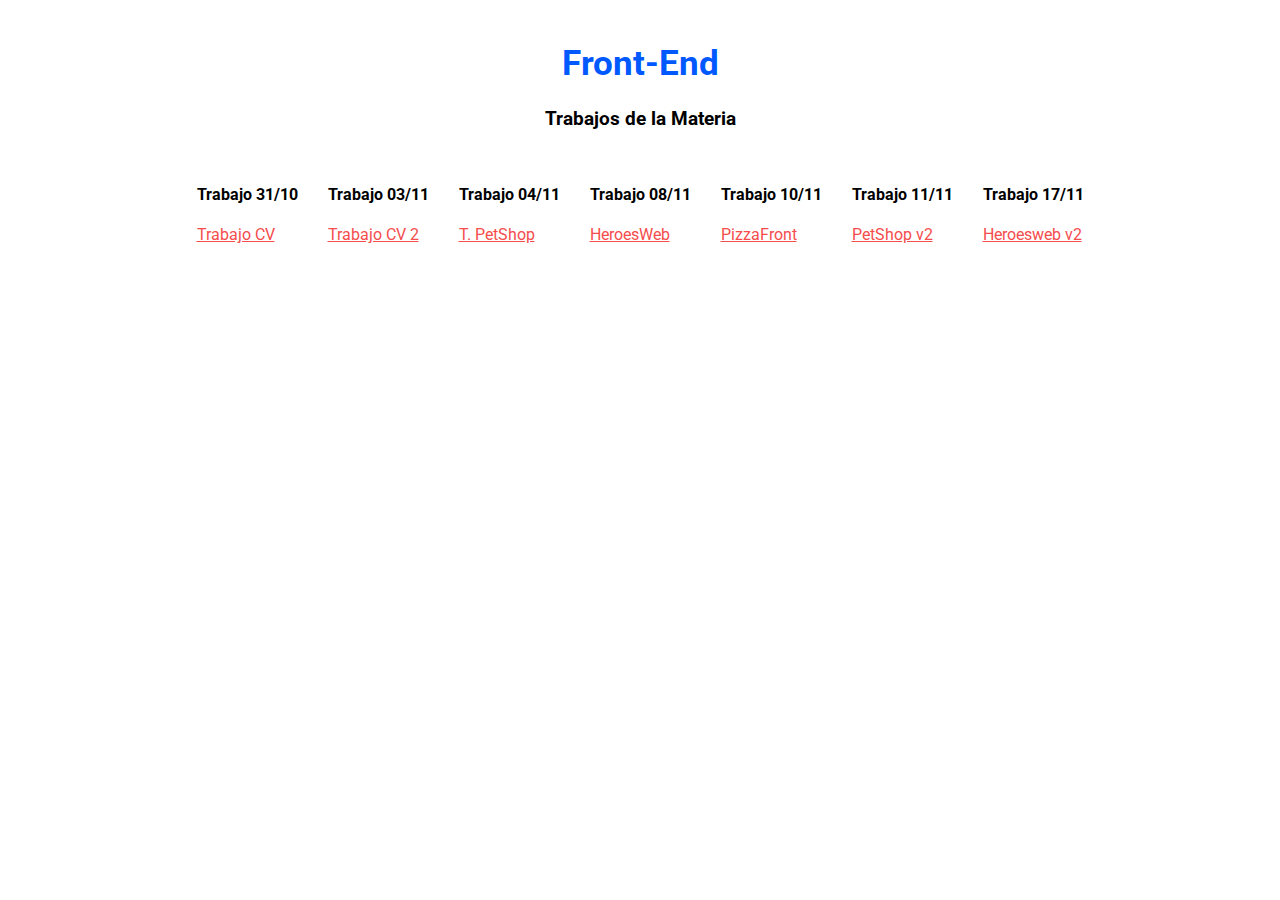
<file: index.html>
<!DOCTYPE html>
<html lang="en">
<head>
    <meta charset="UTF-8">
    <meta http-equiv="X-UA-Compatible" content="IE=edge">
    <meta name="viewport" content="width=device-width, initial-scale=1.0">
    <title>Materia Front-End</title>
    <link rel="stylesheet" href="stylemain.css">
    <style>
        body {
            font-family: 'Roboto', sans-serif;
            padding: 10px;
            margin: 10px;
        }
       .titulo {
        color: rgb(0, 89, 255);
        text-align: center;
       }
       .titulo > h1 {
        font-family: roboto;
        font-size: 35px;
       }
       .contenido {
        padding-left: 50px;
        padding-right: 50px;
       }
       .contenido-flex {
        display: flex;
        align-items: center;
        justify-content: center;
        align-content: center;
        flex-wrap: wrap;
       }
       .contenido > h3 {
        text-align: center;
       }
       .links {
        color: rgb(245, 76, 76);
       }
       .bloques {
        padding: 15px;
       }
       .indisabled {
  color: currentColor;
  cursor: not-allowed;
  opacity: 0.5;
  text-decoration: none;
}
    </style>
</head>
<body>
    <section class="titulo">
        <h1>Front-End</h1>
    </section>
    <section class="contenido">
        <h3>Trabajos de la Materia</h3>
        <div class="contenido-flex">
            <div class="bloques">
                <h4>Trabajo 31/10</h4>
                <a class="links" href="https://mo-desto.github.io/Clases-Front-End-DH/trabajocv/index.html">Trabajo CV</a>
            </div>
            <div class="bloques">
                <h4>Trabajo 03/11</h4>
                <a class="links" href="https://mo-desto.github.io/Clases-Front-End-DH/trabajopersonalcv/index.html">Trabajo CV 2</a>
            </div>
            <div class="bloques">
                <h4>Trabajo 04/11</h4>
                <a class="links" href="https://mo-desto.github.io/Clases-Front-End-DH/petshop/index.html">T. PetShop</a>
            </div>
            <div class="bloques">
                <h4>Trabajo 08/11</h4>
                <a class="links" href="https://mo-desto.github.io/Clases-Front-End-DH/heroesweb/index.html">HeroesWeb</a>
            </div>
            <div class="bloques">
                <h4>Trabajo 10/11</h4>
                <a class="links" href="https://mo-desto.github.io/Clases-Front-End-DH/pizzafront/index.html">PizzaFront</a>
            </div>
            <div class="bloques">
                <h4>Trabajo 11/11</h4>
                <a class="links" href="https://mo-desto.github.io/Clases-Front-End-DH/petshopv2/index.html">PetShop v2</a>
            </div>
            <div class="bloques">
                <h4>Trabajo 17/11</h4>
                <a class="links" href="https://mo-desto.github.io/Clases-Front-End-DH/heroeswebv2/index.html">Heroesweb v2</a>
            </div>
        </div>
        
    </section>
</body>
</html>
</file>
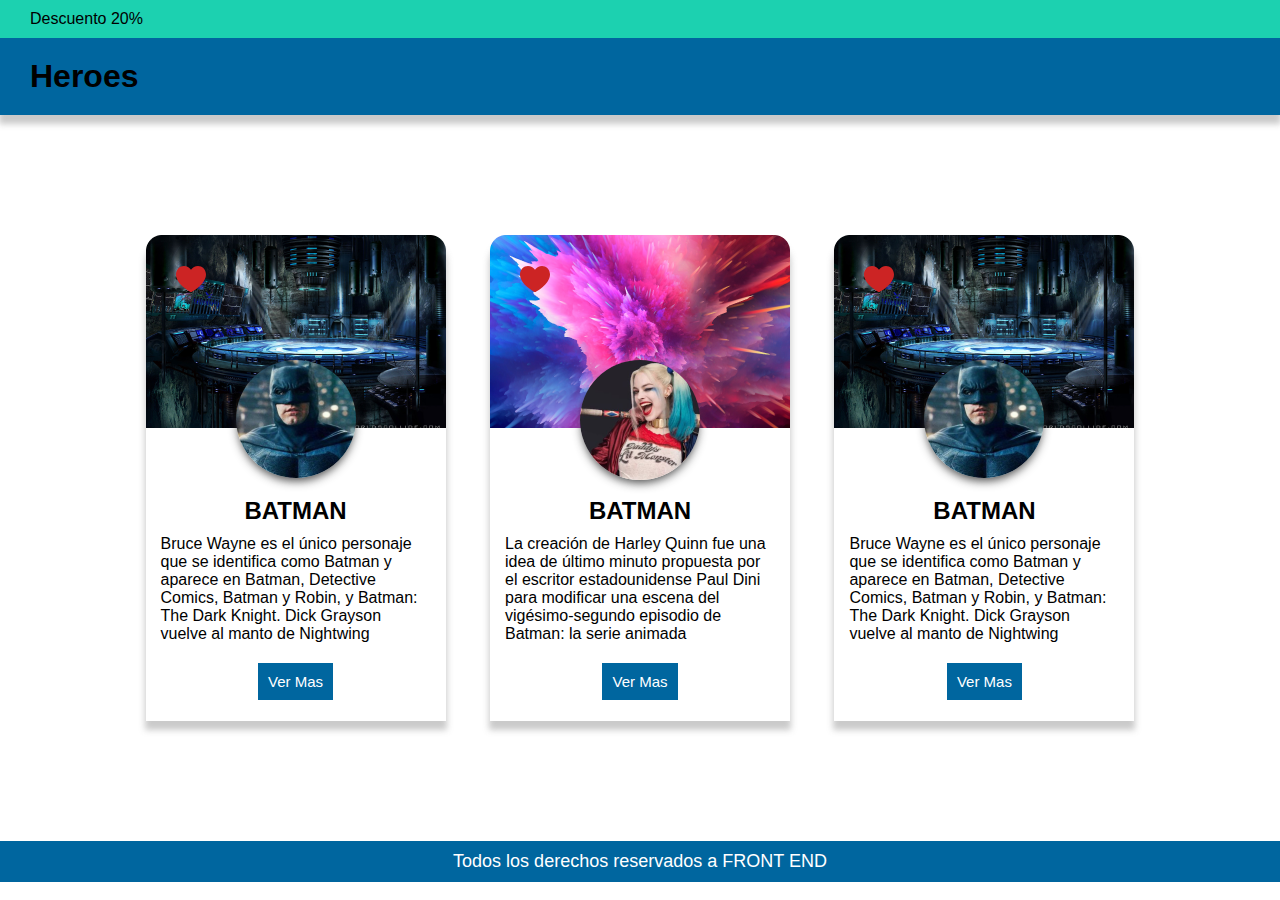
<file: heroesweb/index.html>
<!DOCTYPE html>
<html lang="es">
<head>
    <meta charset="UTF-8">
    <meta http-equiv="X-UA-Compatible" content="IE=edge">
    <meta name="viewport" content="width=device-width, initial-scale=1.0">
    <title>Heroes Web</title>
    <link rel="stylesheet" href="css/style.css">
</head>
<body>
    <div class="aviso">
        <p>Descuento 20%</p>
    </div>
    <header>
        <h1>Heroes</h1>
    </header>
    <section class="main">
            <article>
                <div class="portada">
                    <img src="img/portada1.png" alt="portada">
                </div>
                <div class="corazon-flotante">
                    <img src="img/corazon.svg" alt="corazon">
                </div>
                <div class="img-flotante">
                    <img src="img/perfil-batman.png" alt="perfil">
                </div>
                <div class="content">
                    <h2>BATMAN</h2>
                    <P>
                        Bruce Wayne es el único personaje que se identifica como
                         Batman y aparece en Batman, Detective Comics, Batman y 
                         Robin, y Batman: The Dark Knight. Dick Grayson vuelve al 
                         manto de Nightwing


                    </P>
                    <div class="link">
                        <a href="#">Ver Mas</a>
                    </div>
                </div>
            </article>

            <article>
                <div class="portada">
                    <img src="img/portada2.png" alt="portada">
                </div>
                <div class="corazon-flotante">
                    <img src="img/corazon.svg" alt="corazon">
                </div>
                <div class="img-flotante">
                    <img src="img/perfil-kim.png" alt="perfil">
                </div>
                <div class="content">
                    <h2>BATMAN</h2>
                    <P>
                        La creación de Harley Quinn fue una idea de último minuto propuesta 
                        por el escritor estadounidense Paul Dini para modificar una escena 
                        del vigésimo-segundo episodio de Batman: la serie animada
                    </P>
                    <div class="link">
                        <a href="#">Ver Mas</a>
                    </div>
                </div>
            </article>

            <article>
                <div class="portada">
                    <img src="img/portada1.png" alt="portada">
                </div>
                <div class="corazon-flotante">
                    <img src="img/corazon.svg" alt="corazon">
                </div>
                <div class="img-flotante">
                    <img src="img/perfil-batman.png" alt="perfil">
                </div>
                <div class="content">
                    <h2>BATMAN</h2>
                    <P>
                        Bruce Wayne es el único personaje que se identifica como
                         Batman y aparece en Batman, Detective Comics, Batman y 
                         Robin, y Batman: The Dark Knight. Dick Grayson vuelve al 
                         manto de Nightwing


                    </P>
                    <div class="link">
                        <a href="#">Ver Mas</a>
                    </div>
                </div>
            </article>
    </section>
    <footer>
        <p>Todos los derechos reservados a FRONT END</p>
    </footer>
</body>
</html>
</file>
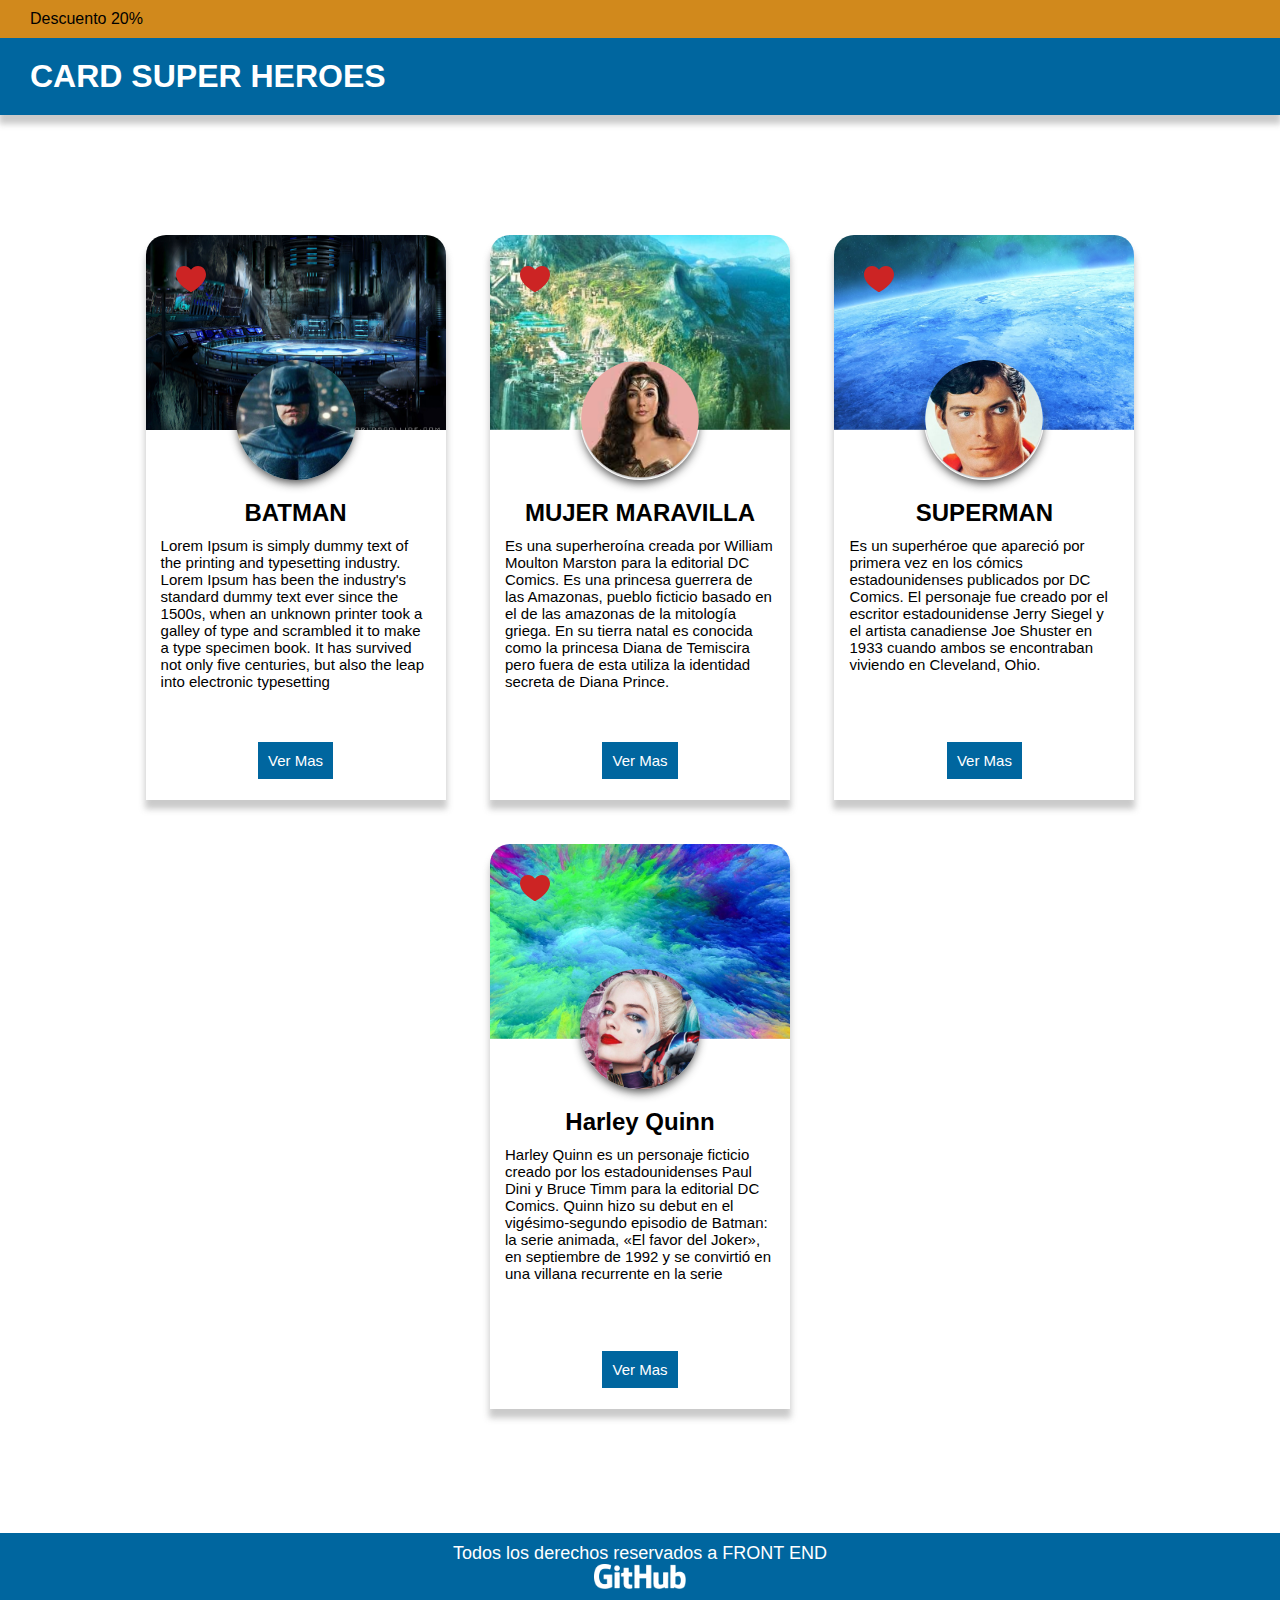
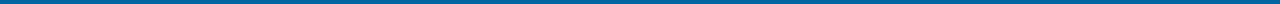
<file: heroeswebv2/index.html>
<!DOCTYPE html>
<html lang="es">
<head>
    <meta charset="UTF-8">
    <meta http-equiv="X-UA-Compatible" content="IE=edge">
    <meta name="viewport" content="width=device-width, initial-scale=1.0">
    <title>Heroes Web</title>
    <link rel="stylesheet" href="css/style.css">
</head>
<body>
    <div class="aviso">
        <p>Descuento 20%</p>
    </div>
    <header>
        <h1>CARD SUPER HEROES</h1>
    </header>
    <section class="main">
            <article>
                <div class="portada">
                    <img src="img/portada1.png" alt="portada">
                </div>
                <div class="corazon-flotante">
                    <img src="img/corazon.svg" alt="corazon">
                </div>
                <div class="img-flotante">
                    <img src="img/perfil-batman.png" alt="perfil">
                </div>
                <div class="content">
                    <h2>BATMAN</h2>
                    <P>
                        Lorem Ipsum is simply dummy text of the printing and typesetting industry. 
                        Lorem Ipsum has been the industry's standard dummy text ever since the 1500s,
                         when an unknown printer took a galley of type and scrambled it to make a type
                          specimen book. It has survived not only five centuries, but also the leap into electronic typesetting
                    </P>
                    <div class="link">
                        <a href="#">Ver Mas</a>
                    </div>
                </div>
            </article>

            <article>
                <div class="portada">
                    <img src="img/portadamarav.png" alt="portada">
                </div>
                <div class="corazon-flotante">
                    <img src="img/corazon.svg" alt="corazon">
                </div>
                <div class="img-flotante">
                    <img src="img/perfil-m.png" alt="perfil">
                </div>
                <div class="content">
                    <h2>MUJER MARAVILLA</h2>
                    <P>
                        Es una superheroína creada por William Moulton Marston para 
                        la editorial DC Comics. Es una princesa guerrera de las Amazonas, 
                        pueblo ficticio basado en el de las amazonas de la mitología griega. 
                        En su tierra natal es conocida como la princesa Diana de Temiscira pero 
                        fuera de esta utiliza la identidad secreta de Diana Prince. 
                    </P>
                    <div class="link">
                        <a href="#">Ver Mas</a>
                    </div>
                </div>
            </article>

            <article>
                <div class="portada">
                    <img src="img/portadasuper.png" alt="portada">
                </div>
                <div class="corazon-flotante">
                    <img src="img/corazon.svg" alt="corazon">
                </div>
                <div class="img-flotante">
                    <img src="img/perfil-s.png" alt="perfil">
                </div>
                <div class="content">
                    <h2>SUPERMAN</h2>
                    <P>
                        Es un superhéroe que apareció por primera vez en los cómics estadounidenses publicados por DC Comics. 
                        El personaje fue creado por el escritor estadounidense Jerry Siegel y el artista canadiense Joe Shuster 
                        en 1933 cuando ambos se encontraban viviendo en Cleveland, Ohio. 
                    </P>
                    <div class="link">
                        <a href="#">Ver Mas</a>
                    </div>
                </div>
            </article>

            <article>
                <div class="portada">
                    <img src="img/portada2-2.png" alt="portada">
                </div>
                <div class="corazon-flotante">
                    <img src="img/corazon.svg" alt="corazon">
                </div>
                <div class="img-flotante">
                    <img src="img/kim2.png" alt="perfil">
                </div>
                <div class="content">
                    <h2>Harley Quinn</h2>
                    <P>
                        Harley Quinn es un personaje ficticio creado por los 
                        estadounidenses Paul Dini y Bruce Timm para la editorial 
                        DC Comics. Quinn hizo su debut en el vigésimo-segundo episodio de 
                        Batman: la serie animada, «El favor del Joker», en septiembre de 1992 
                        y se convirtió en una villana recurrente en la serie
                    </P>
                    <div class="link">
                        <a href="#">Ver Mas</a>
                    </div>
                </div>
            </article>
    </section>
    <footer>
        <p>Todos los derechos reservados a FRONT END</p>
        <img src="img/github.png" alt="">
    </footer>
</body>
</html>
</file>
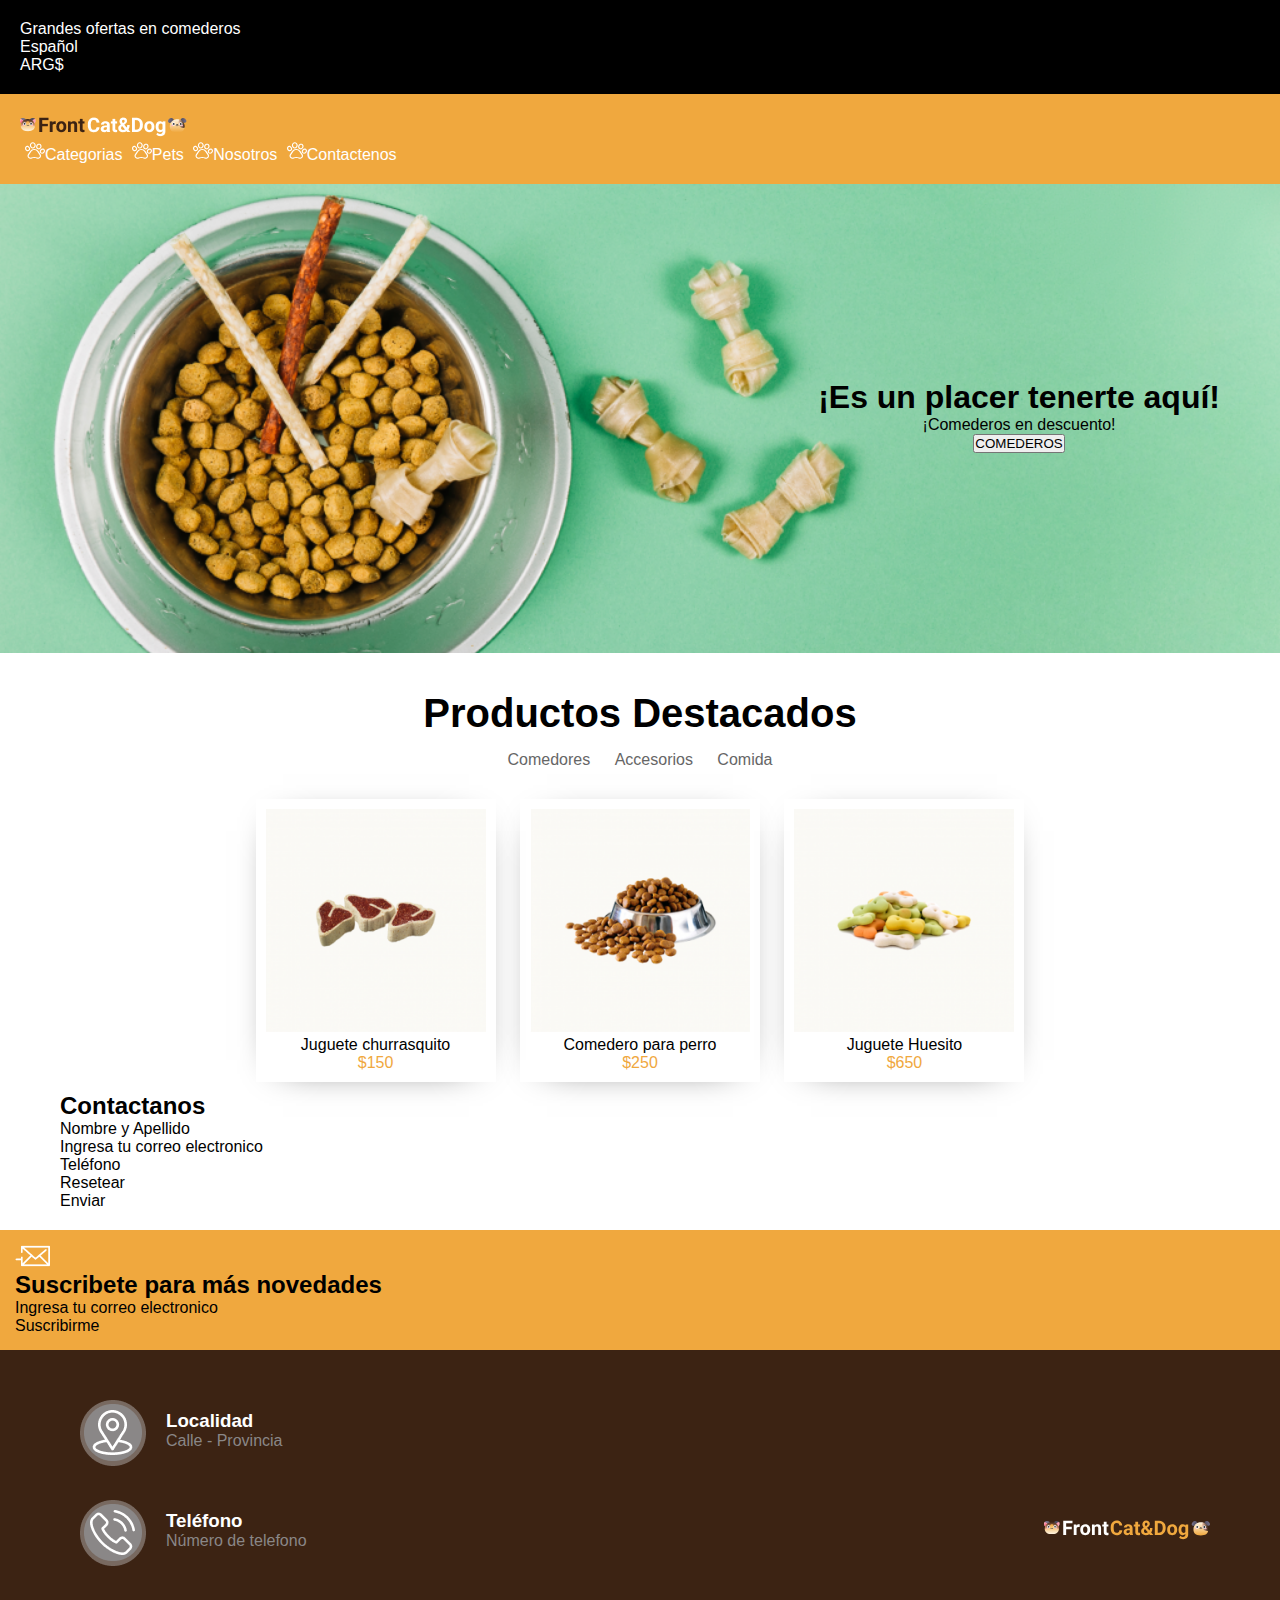
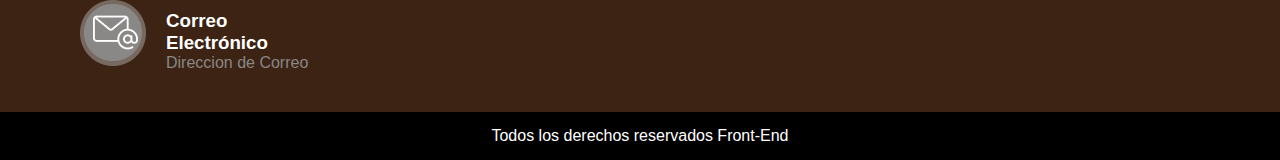
<file: petshop/index.html>
<!DOCTYPE html>
<html lang="es">
<head>
    <meta charset="UTF-8">
    <meta http-equiv="X-UA-Compatible" content="IE=edge">
    <meta name="viewport" content="width=device-width, initial-scale=1.0">
    <title>Petshop</title>
    <link rel="stylesheet" href="css/style.css">
</head>
<body>
    <section class="ofertas">
        <p>Grandes ofertas en comederos</p>
        <p>Español</p>
        <p>ARG$ </p>
    </section>
    <header class="header">
      <div>
        <img src="img/logo.png" alt="">
      </div>
      <nav>
        <ul>
            <li><img src="img/pawprintsvg.svg" alt=""><a href="">Categorias</a></li>
            <li><img src="img/pawprintsvg.svg" alt=""><a href="">Pets</a></li>
            <li><img src="img/pawprintsvg.svg" alt=""><a href="">Nosotros</a></li>
            <li><img src="img/pawprintsvg.svg" alt=""><a href="">Contactenos</a></li>
        </ul>
      </nav>
    </header>
    <section class="content-primero">
        <div class="descripcion">
            <h1>¡Es un placer tenerte aquí! </h1>
            <p>¡Comederos en descuento!</p>
            <button>COMEDEROS</button>
        </div>
    </section>
    <section class="content">
        <div class="eddd">
            <img src="img/pawprint.png" alt="mini logo">
        <h1>Productos Destacados</h1>
        <ol>
            <li><a href="">Comedores</a></li>
            <li><a href="">Accesorios</a></li>
            <li><a href="">Comida</a></li>
        </ol>
        </div>
        
        <div class="articulos">
            <article>
                <img src="img/churrasquito.png" alt="Churrasquito">
                <p>Juguete churrasquito</p>
                <p class="precio">$150</p>
            </article>
            <article>
                <img src="img/comedero.png" alt="Comedero">
                <p>Comedero para perro</p>
                <p class="precio">$250</p>
            </article>
            <article>
                <img src="img/Huesito.png" alt="Huesito">
                <p>Juguete Huesito</p>
                <p class="precio">$650</p>
            </article>
        </div>

        <div>
            <h2>Contactanos</h2>
            <p>Nombre y Apellido</p>
            <p>Ingresa tu correo electronico</p>
            <p>Teléfono</p>
                <p>Resetear</p>
                <p>	Enviar</p>
        </div>
    </section>
    <section class="suscribete">
        <img src="img/envio.png" alt="Envio">
        <h2>Suscribete para más novedades</h2>
        <p>Ingresa tu correo electronico</p>
        <p>Suscribirme</p>
    </section>
    <section class="footer-primero">
        <div class="infote">
            <div class="infotes">
                <img src="img/locacion.png" alt="localidad">
            </div>
            <div class="infot-left">
                <h3>Localidad</h3>
            <p>Calle - Provincia</p>
            </div>
        </div>
        <div class="infote">
            <div class="infotes">
                <img src="img/phone.png" alt="Telefono">
            </div>
            <div class="infot-left">
                <h3>Teléfono</h3>
            <p>Número de telefono</p>
            </div>
        </div>
        <div class="infote">
            <div class="infotes">
                <img src="img/correo.png" alt="Correo">
            </div>
            <div class="infot-left">
                <h3>Correo Electrónico</h3>
                <p>Direccion de Correo</p>
            </div>
        </div>
       <div class="logito">
        <img src="img/logo.svg" alt="">
       </div>
    </section>
    <footer>
        <p>Todos los derechos reservados Front-End</p>
    </footer>
</body>
</html>
</file>
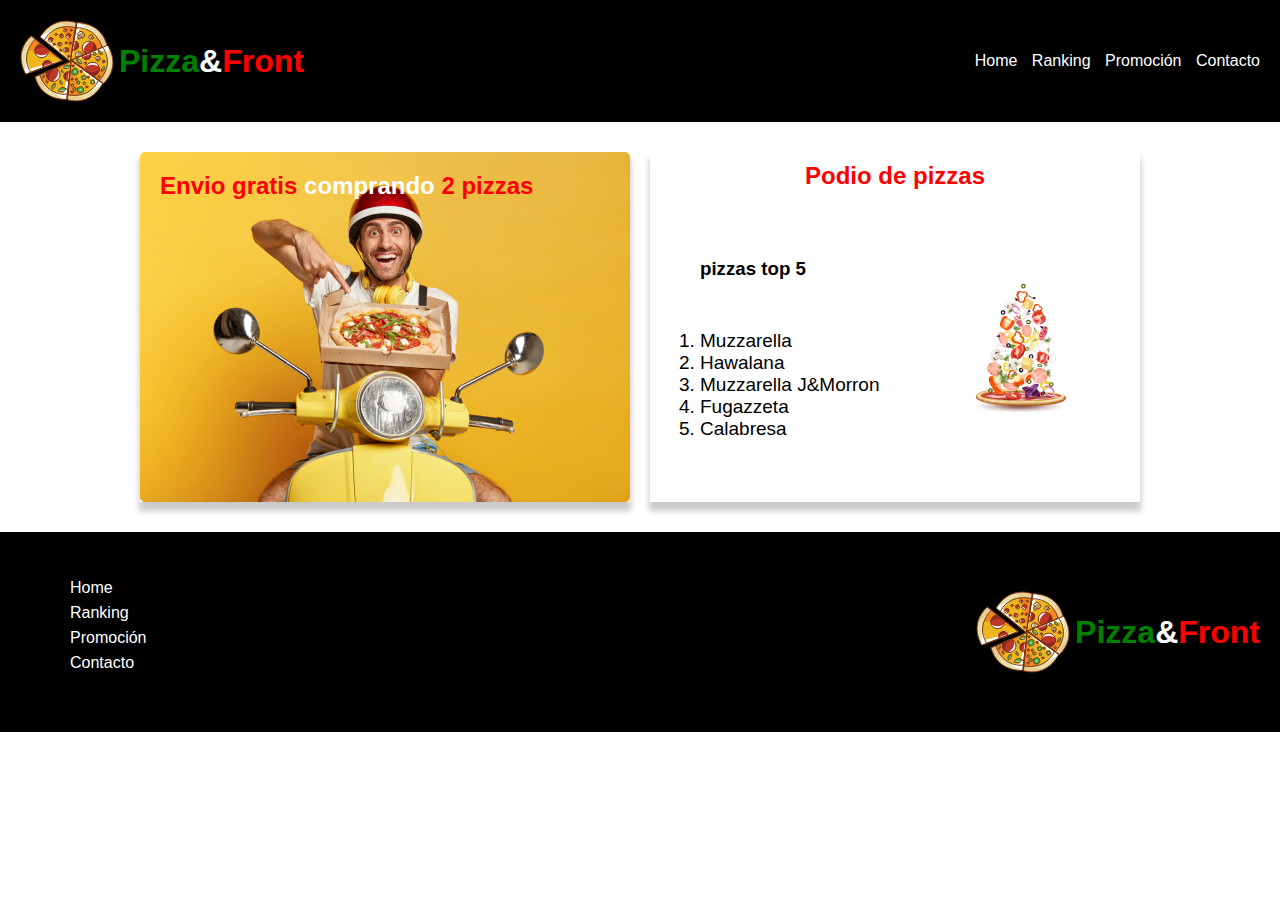
<file: pizzafront/index.html>
<!DOCTYPE html>
<html lang="es">
<head>
    <meta charset="UTF-8">
    <meta http-equiv="X-UA-Compatible" content="IE=edge">
    <meta name="viewport" content="width=device-width, initial-scale=1.0">
    <title>Pizza&Front</title>
    <link rel="stylesheet" href="css/style.css">
</head>
<body>
    <header>
        <div class="content-logo">
            <img src="img/pizzalogo.svg" alt="logo">
            <h1><span class="pizza">Pizza</span>&<span class="front">Front</span></h1>
        </div>
        <div class="content-nav">
           <nav>
            <ul>
                <li><a href="">Home</a></li>
                <li><a href="">Ranking</a></li>
                <li><a href="">Promoción</a></li>
                <li><a href="">Contacto</a></li>
            </ul>
           </nav>
        </div>
    </header>

    <section class="main">
        <div class="content-left">
            <h2 class="h2-flotante"><span class="front">Envio gratis</span> comprando <span class="front">2 pizzas</span></h2>
        </div>
        <div class="content-right">
            <div class="right-s">
                <h2>Podio de pizzas</h2>
            <h3>pizzas top 5</h3>
            </div>
            <div class="right-d">
                <ol>
                    <li>Muzzarella</li>
                    <li>Hawalana</li>
                    <li>Muzzarella J&Morron</li>
                    <li>Fugazzeta</li>
                    <li>Calabresa</li>
                </ol>
            </div>
            <img src="img/pizza2.png" alt="">
        </div>
    </section>


    <footer>
        <div class="content-nav-footer">
                <nav>
                 <ul>
                     <li><a href="">Home</a></li>
                     <li><a href="">Ranking</a></li>
                     <li><a href="">Promoción</a></li>
                     <li><a href="">Contacto</a></li>
                 </ul>
                </nav>
        </div>
           <div class="content-logo">
            <img src="img/pizzalogo.svg" alt="logo">
            <h1><span class="pizza">Pizza</span>&<span class="front">Front</span></h1>
           </div>
    </footer>
</body>
</html>
</file>
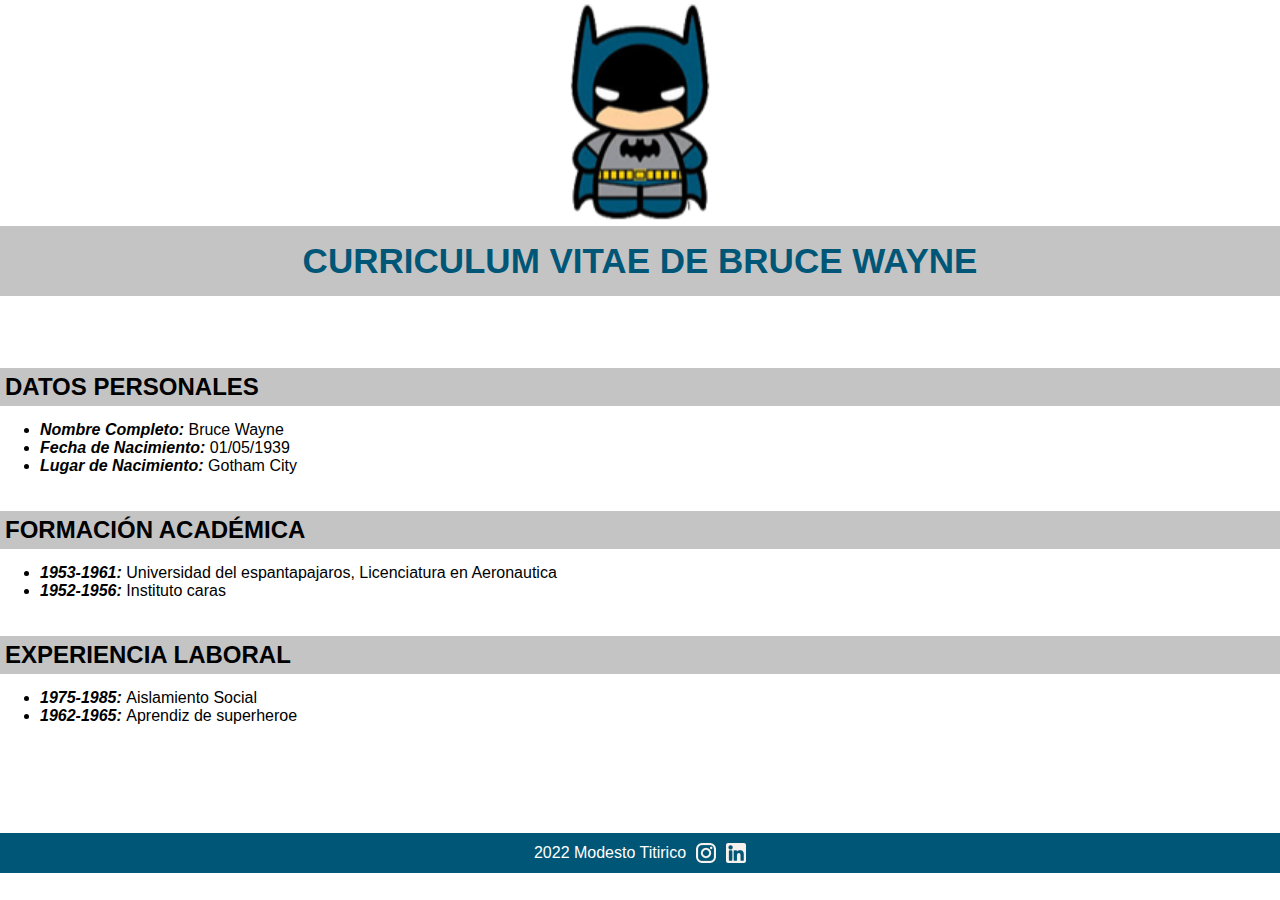
<file: trabajocv/index.html>
<!DOCTYPE html>
<html lang="es">
<head>
    <meta charset="UTF-8">
    <meta http-equiv="X-UA-Compatible" content="IE=edge">
    <meta name="viewport" content="width=device-width, initial-scale=1.0">
    <title>CV 31/10</title>
    <link rel="stylesheet" href="css/style.css">
</head>
<body>
    <header class="header">
        <img src="img/batman.png" width="150" alt="logo-batman">
    </header>
    <section class="section-cv">
        <h1>Curriculum Vitae De Bruce Wayne</h1>
    </section>
    <br>
    <br>
    <br>
    <br>
    <section class="data">
        <header class="section-h2">
            <h2>Datos Personales</h2>
        </header>
        <ul>
            <li class="sin-lista">Nombre Completo: <span>Bruce Wayne</span ></li>
            <li class="sin-lista">Fecha de Nacimiento: <span>01/05/1939</span></li>
            <li class="sin-lista">Lugar de Nacimiento: <span>Gotham City</span  ></li>
        </ul>
    </section>

    <br>
    <br>
    <section class="data">
        <header class="section-h2">
            <h2>FORMACIÓN ACADÉMICA</h2>
        </header>
        <ul>
            <li class="sin-lista">1953-1961: <span>Universidad del espantapajaros, Licenciatura en Aeronautica</span ></li>
            <li class="sin-lista">1952-1956: <span>Instituto caras</span></li>
        </ul>
    </section>

    <br>
    <br>
    <section class="data">
        <header class="section-h2">
            <h2>EXPERIENCIA LABORAL</h2>
        </header>
        <ul>
            <li class="sin-lista">1975-1985: <span>Aislamiento Social</span ></li>
            <li class="sin-lista">1962-1965: <span>Aprendiz de superheroe</span></li>
        </ul>
    </section>
    <br>
    <br>
    <br>
    <br>
    <br>
    <br>
    <section class="footer">
        <p>2022 Modesto Titirico</p>
        <img src="img/ico_instagram.png" alt="ico_instagram">
        <img src="img/ico_linkedin.png" alt="ico_linkedin">
    </section>
    
</body>
</html>
</file>
<file: stylemain.css>
@import url('https://fonts.googleapis.com/css2?family=Roboto:wght@100&display=swap');


* {
    font-family: 'Roboto', sans-serif;
}
</file>
<file: heroesweb/css/style.css>
* {
    font-family: 'Roboto', sans-serif;
    margin: 0;
    box-sizing: border-box;
}
/*headers */
.aviso {
    padding: 10px;
    padding-left: 30px;
    padding-right: 30px;
    background-color: #1CD1B0;
}
header {
    background-color: #00669F;
    color: black;
    padding: 20px;
    padding-left: 30px;
    padding-right: 30px;
    box-shadow: 0px 8px 6px 1px #7070705e;
}


/*contenido main y articulos*/
.main {
    text-align: center;
    padding-top: 100px;
    padding-bottom: 100px;
}
article {
    box-shadow: 0px 8px 6px 1px #7070705e;
    position: relative;
    display: inline-block;
    background: white;
    width: 300px;
    height:auto;
    border-radius: 20px 20px 0px 0px;
    margin: 20px;
}

.corazon-flotante {
    position: absolute;
    top: 30px;
    left: 30px;
}
.img-flotante {
    top: 125px;
    left: 90px;
    position: absolute;

}
.img-flotante img {
    border-radius: 50%;
    box-shadow: 0px 5px 10px -2px #383838e3;
}
.content {
    margin-top: 40px;
   padding: 15px;
}
.content h2{
    padding: 10px;
    text-align: center;
}
.content p {
    text-align: left;
}
.link {
    margin-top: 15px;
    text-align: center;
    padding: 15px;
}
 .link a {
    width: 140px;
    height: 40px;
    color: white;
    text-decoration: none;
    padding: 10px;
    font-size: 15px;
    background-color: #00669F;
}






/*footer*/
footer {
    box-sizing: border-box;
    position: relative;
    color: white;
    text-align: center;
    padding: 10px;
    background-color: #00669F;
    font-size: 18px;
}
</file>
<file: heroeswebv2/css/style.css>
* {
    font-family: 'Roboto', sans-serif;
    margin: 0;
    box-sizing: border-box;
}
/*headers */
.aviso {
    padding: 10px;
    padding-left: 30px;
    padding-right: 30px;
    background-color: #D1891C;
}
header {
    background-color: #00669F;
    color: rgb(255, 255, 255);
    padding: 20px;
    padding-left: 30px;
    padding-right: 30px;
    box-shadow: 0px 8px 6px 1px #7070705e;
}


/*contenido main y articulos*/
.main {
    text-align: center;
    padding-top: 100px;
    padding-bottom: 100px;
}
article {
    box-shadow: 0px 8px 6px 1px #7070705e;
    position: relative;
    display: inline-block;
    background: white;
    width: 300px;
    height:auto;
    border-radius: 20px 20px 0px 0px;
    margin: 20px;
    overflow: hidden;
}

.portada img {
    width: 300px;
    height: 195px;
}

.corazon-flotante {
    position: absolute;
    top: 30px;
    left: 30px;
}
.img-flotante {
    top: 125px;
    left: 90px;
    position: absolute;

}
.img-flotante img {
    width: 120px;
    height: 120px;
    border-radius: 50%;
    box-shadow: 0px 5px 10px -2px #383838e3;
}
.content {
    margin-top: 40px;
   padding: 15px;
}
.content h2{
    padding: 10px;
    text-align: center;
}
.content p {
    height: 185px;
    text-align: left;
    font-size: 15px;
}
.link {
    margin-top: 15px;
    text-align: center;
    padding: 15px;
}
 .link a {
    width: 140px;
    height: 40px;
    color: white;
    text-decoration: none;
    padding: 10px;
    font-size: 15px;
    background-color: #00669F;
}






/*footer*/
footer {
    box-sizing: border-box;
    position: relative;
    color: white;
    text-align: center;
    padding: 10px;
    background-color: #00669F;
    font-size: 18px;
}
footer img {
    display: inline-block;
    height: 25px;;
    right: 0;
}
</file>
<file: petshop/css/style.css>
* {
    margin: 0;
    font-family: 'Roboto', sans-serif;
    transition: all 0.4s;
    padding: 0;
}
.ofertas {
    padding: 20px;
    color: #ffffff;
    background-color: #000000;
}
.header {
    padding: 20px;
    background-color:#F0A83E;
    
}
nav ul li {
    list-style: none;
    display: inline-block;
    margin-left: 5px;

}
nav ul li img {
    width: 20px;
    color: white;
}

nav ul li a {
    text-decoration: none;
    color: white;

}
.content-primero {
    position: relative;
    padding-top: 30px;
    padding-bottom: 30px;
    padding-left: 60px;
    padding-right: 60px;
    background-image: url("../img/slider.png");
    background-size: cover;
    background-repeat: no-repeat;
    height: 409px;
    text-align: center;
}
.descripcion {
    float: right;
    bottom: 0px;
    padding-top: 165px;
    padding-bottom: 165px;
}

.content {
    padding-top: 20px;
    padding-bottom: 20px;
    padding-left: 60px;
    padding-right: 60px;

}
.eddd {
    text-align: center;
}
.eddd h1 {
    font-size: 40px;
}
.content > .eddd ol {

    padding-top: 15px;
}
.content > .eddd ol li {
    display: inline;
    list-style: none;
    margin-left: 10px;
    margin-right: 10px;
}
.content > .eddd ol li a {
    color: #666666;
    text-decoration: none;
}
.articulos {
    padding-top: 20px;
    text-align: center;
}
article {
    display: inline-block;
    width: 220px;
    padding: 10px;
    margin: 10px;
    box-shadow: 0px 5px 38px -27px;
}
article > img {
    width: 220px;
}
article > .precio {
    color: #F0A83E;
}

.suscribete {
    background-color: #F0A83E;
    padding: 15px;
}




.footer-primero {
    position: relative;
    width: -webkit-fill-available;
    padding-left: 70px;
    padding-right: 70px;
    padding-top: 20px;
    padding-bottom: 20px;
    background-color: #3C2313;
    color: white;
}
.infote {
    width: 250px;
    padding-top: 20px;
    padding-bottom: 20px;
}
.infotes {
    padding: 10px;
}
.infotes img{
    float: left;
    padding-right: 20px;
}
.infot-left p {
    color: #8A8787;
}
.logito {
    float: right;
    /* top: 0; */
    position: absolute;
    right: 0;
    top: 147px;
    padding-top: 20px;
    padding-bottom: 20px;
    padding-right: 70px;
}


footer{ 
    text-align: center;
    background-color: black;
    color: white;
    padding: 15px;
}
</file>
<file: pizzafront/css/style.css>
* {
    font-family: 'Roboto', sans-serif;
    margin: 0;
 }

 header {
    display: flex;
    flex-wrap: wrap;
    background-color: black;
    align-items: center;
    justify-content:space-between;
    padding: 20px;
 }
 .content-logo {
    display: flex;
    align-items: center;
    color: white;
 }
 .content-logo h1 {
   margin-left: 5px;
   color: white;
 }
 .pizza {
   color: green;
 }
 .front {
   color: red;
 }
 .amarillo {
   color: yellow;
 }
 .content-nav {
   background-color: transparent;
 }
 .content-nav nav ul li {
   list-style: none;
   display: inline-block;
 }
 .content-nav nav ul li a {
   color: white;
   text-decoration: none;
   margin-left: 10px;
 }


 .main {
   display: flex;
   align-items: center;
   justify-content: center;
   flex-wrap: wrap;
   padding: 20px;
 }
 .content-left {
   background-image: url("../img/delivery.png");
   background-repeat: no-repeat;
   background-size: cover;
   position: relative;
    box-sizing: content-box;
    margin: 10px;
    width: 490px;
    height: 350px;
    box-shadow: 0px 8px 6px 1px #7070705e;
 }
 .content-right{
   position: relative;
    box-sizing: content-box;
    margin: 10px;
    width: 490px;
    height: 350px;;
    box-shadow: 0px 8px 6px 1px #7070705e;
 }
 .h2-flotante {
   position: absolute;
   top: 20px;
   left: 20px;
   color: white;
 }
 .content-right h2 {
   text-align: center;
    color: red;
    margin-bottom: 68px;
 }
 .content-right h3 {
   padding-left: 40px;
   margin-bottom: 30px;
 }
 .content-right ol {
   font-size: 19px
 }

 .content-right img {
   position: absolute;
   bottom: 89px;
   right: 74px;
 }

 .right-s {
   padding: 10px;

 }
 .right-d {
   padding: 10px;
 }

 .content-nav-footer {
   color: black;
   margin-bottom: 20px;
 }

 .content-nav-footer {
   background-color: transparent;
 }
 .content-nav-footer nav ul li {
   list-style: none;
   margin-top: 7px;
 }
 .content-nav-footer nav ul li a {
   color: rgb(255, 255, 255);
   text-decoration: none;
   margin-left: 10px;
 }
 footer {
   padding-left: 20px;
   padding-right: 20px;
   padding-top: 40px;
   padding-bottom: 40px;
   background-color: black;
   display: flex;
   flex-wrap: wrap;
   justify-content: space-between;
 }
</file>
<file: trabajocv/css/style.css>
* {
    font-family: 'Roboto', sans-serif;
    margin: 0;
}
body{
    margin: 0px;
    font-family: roboto;
}
.header {
    text-align: center;
}
.section-cv {
    background-color: #C4C4C4;
    padding: 15px;
}
.section-cv h1 {
    text-align: center;
    font-style: bold;
    font-size: 35px;
    color: #005677;
    text-transform: uppercase;
}
.data > header > h2 {
    text-transform: uppercase;
}
.data {
    text-align: left;
}
.section-h2 {
    background-color: #C4C4C4;
    padding: 5px;
}

ul {

    padding-top: 15px;
}
.sin-lista {
    font-style: italic;
    font-weight: bold;
}
.sin-lista span {
    font-weight: normal;
    font-style: normal;
}
.footer {
    padding: 10px;
    display: flex;
    text-align: center;
    align-items: center;
    justify-content: center;
    color:white;
    background-color: #005677;
}
.footer > img {
    padding-left: 10px;
}
</file>
